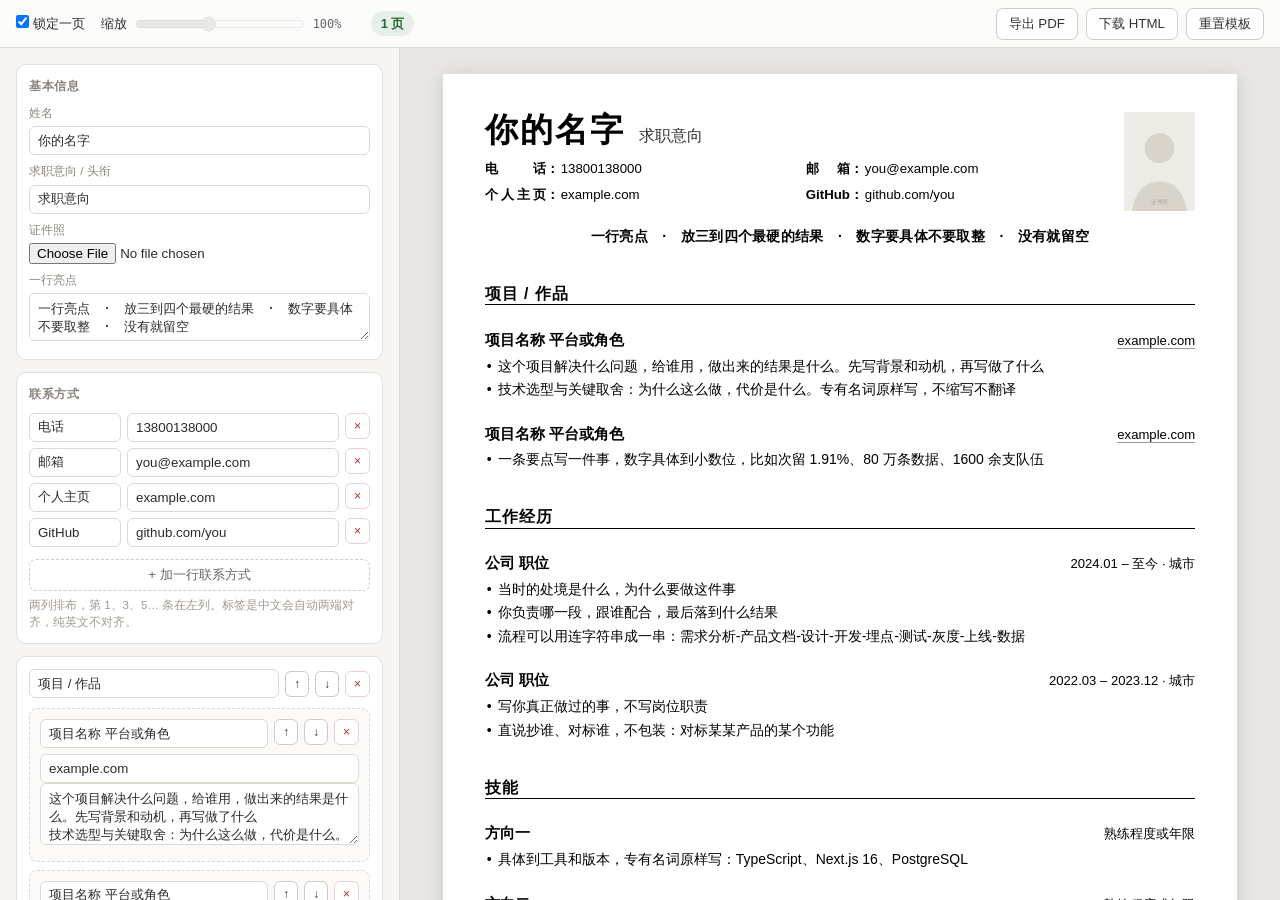
<file: app/index.html>
<!doctype html>
<html lang="zh-CN">
<head>
<meta charset="utf-8">
<meta name="viewport" content="width=device-width,initial-scale=1">
<title>中文简历排版器 · 一页 A4</title>
<style>
/* ===== 简历本体（右栏渲染出来的东西） ===== */
@page { size: A4; margin: 10mm 11mm 10mm; }
* { box-sizing:border-box; margin:0; padding:0; }
body {
  font: 9.8pt/1.45 "Helvetica Neue", Helvetica, "PingFang SC", sans-serif;
  color:#000; background:#fff; max-width:188mm; margin:0 auto;
  -webkit-font-smoothing: antialiased;
}
a { color:#000; text-decoration:none; }
/* 正文里的内联链接：加下划线，让人看得出可点 */
a.ilink { border-bottom:0.5px solid #888; }
strong { font-weight:700; }
em { font-style:italic; }

/* 抬头：大号无衬线姓名，仿 LaTeX 的 \MyName（Helvetica） */
header { margin-bottom:7px; display:flex; align-items:flex-start; gap:14px; }
.hd-l { flex:1 1 auto; min-width:0; }
/* 证件照：无边框、无圆角、无滤镜，保持原色 */
.photo { flex:0 0 auto; width:18.9mm; height:26.2mm; display:block; align-self:flex-end;
         object-fit:cover; object-position:center bottom; }  /* 裁掉照片顶部 32 行纯白 */
h1 { font:600 23pt/1.1 "Helvetica Neue", Helvetica, "PingFang SC", sans-serif;
     letter-spacing:2px; display:inline-block; }
.title { font:500 11.5pt/1 "Helvetica Neue", "PingFang SC", sans-serif; margin-left:14px; color:#333; }
/* 六列网格：标签 | 冒号 | 值，两组。
   标签用两端对齐（text-align-last:justify）撑满固定宽度，
   于是左边缘和冒号同时对齐——中文简历里「电 话 / 个人主页」那种排法。 */
.contact { margin-top:11px; font-size:9.3pt;
           display:grid; grid-template-columns:auto auto 1fr auto auto 1fr;
           row-gap:7px; column-gap:0; align-items:baseline; }
.contact .lb, .contact .lb2 { font-weight:700; display:inline-block;
           text-align:justify; text-align-last:justify; }
.contact .lb  { width:4.6em; }      /* 电话 / 个人主页 */
.contact .lb2 { width:3.32em; }   /* 刚好等于 GitHub 的自然宽度 */
.contact .lb2.en { text-align-last:left; }   /* 拉丁字母不做两端对齐，否则字距被撑开 */      /* 邮箱 / GitHub */
.contact .cl { font-weight:700; padding-right:2px; }
.contact .vl { padding-right:20px; }

/* 区块标题：仿 LaTeX titlesec 的粗体 + 下划线 */
h2 { font:700 11pt/1.25 "Helvetica Neue", "PingFang SC", sans-serif; letter-spacing:1px;
     margin:6px 0 2px; padding-bottom:1px; border-bottom:1px solid #000;
     break-after:avoid; }
h2 .sub { font:400 9.3pt "Helvetica Neue", "PingFang SC", sans-serif; color:#444; margin-left:6px; letter-spacing:0; }

/* 条目：仿 \datedsubsection —— 左标题 + 右对齐日期 */
.entry { display:flex; align-items:baseline; gap:10px; margin:3px 0 0; break-after:avoid; }
.entry .t { font-weight:700; font-size:10.4pt; }
.entry .t em { font-weight:700; }
.entry .d { margin-left:auto; flex:0 0 auto; font-size:9.2pt; white-space:nowrap;
            font-family:"Helvetica Neue", Helvetica, "PingFang SC", sans-serif; }
.entry .d a { text-decoration:none; border-bottom:1px solid #999; }

/* 仿 \Content 的 itemize */
ul { list-style:none; margin:2px 0 0; }
ul li { position:relative; padding-left:13px; margin-bottom:0; }
ul li::before { content:"•"; position:absolute; left:2px; }

/* 仿 \SimpleEntry 的整行说明 */
p.line { margin:2px 0; }
p.note { margin:3px 0 0; }
dl { display:grid; grid-template-columns:auto 1fr; gap:1px 8px; margin-top:3px; }
dt { font-weight:700; white-space:nowrap; }

@media print { body { padding:0; } }

/* 抬头下的一行亮点：居中加粗 */
p.line.highlight { text-align:center; font-weight:700; margin:6px 0 2px;
                   letter-spacing:.3px; }

/* 长网址允许断行，否则整串换行会在上一行末尾留大片空白 */
p.line, p.note { overflow-wrap:anywhere; }

/* ===== 自适应比例 =====
   --ks 等比缩放三级间距，--kf 等比缩放全部字号。
   基准值就是「排版标准.md」里的标准态：行间隙 5.9 : 条目 11 : 大块 17。
   两个变量由 head 里的 autofit 脚本二分求解，内容增删后自动把版面填回一页。 */
:root { --ks:1; --kf:1; }

body                 { font-size: calc(9.8pt  * var(--kf)); }
h1                   { font-size: calc(23pt   * var(--kf)); }
.title               { font-size: calc(11.5pt * var(--kf)); }
h2                   { font-size: calc(11pt   * var(--kf)); }
.entry .t            { font-size: calc(10.4pt * var(--kf)); }
.entry .d            { font-size: calc(9.2pt  * var(--kf)); }
.contact             { font-size: calc(9.3pt  * var(--kf)); }
h2 .sub, .entry .sub { font-size: calc(9.3pt  * var(--kf)); }

/* 三级间距：大块 / 中块 / 小块共用一个 --ks，层级比例恒定不走样 */
h2      { margin: calc(17px  * var(--ks)) 0 calc(4px * var(--ks)); }
.entry  { margin: calc(11px  * var(--ks)) 0 0; }
ul      { margin: calc(2px   * var(--ks)) 0 0; }
ul li   { margin-bottom: calc(1.5px * var(--ks)); }
p.note  { margin: calc(5px   * var(--ks)) 0 0; }
header  { margin-bottom: calc(7px * var(--ks)); }

/* 约束：正文里的链接一律右对齐，停在本条末行右端，不另起一行 */
li a.ilink, p.note a.ilink { float:right; margin-left:10px; }
li .rt2 { float:right; margin-left:12px; white-space:nowrap; }
li .rt2 a.ilink { float:none; margin-left:0; }


/* ===== 编辑器外壳，打印时全部隐藏 ===== */
html { background:#e9e7e3; }
body.app {
  max-width:none; margin:0; padding:0; background:#e9e7e3;
  font:13px/1.5 "Helvetica Neue", Helvetica, "PingFang SC", sans-serif; color:#2b2b2b;
}
.bar {
  position:fixed; top:0; left:0; right:0; height:48px; z-index:99;
  display:flex; align-items:center; gap:16px; flex-wrap:wrap;
  padding:0 16px; background:rgba(252,252,251,.95);
  backdrop-filter:saturate(180%) blur(12px); border-bottom:1px solid #dcd9d4;
}
.bar .grp { display:flex; align-items:center; gap:8px; }
.bar label { user-select:none; cursor:pointer; }
.bar input[type=range] { width:170px; accent-color:#333; cursor:pointer; }
.bar input[type=range]:disabled { cursor:not-allowed; opacity:.4; }
.bar .val { font:12px ui-monospace,SFMono-Regular,Menlo,monospace; color:#666; min-width:42px; }
.bar .sp { flex:1 1 auto; }
button {
  font:13px/1 inherit; padding:6px 12px; border:1px solid #cfccc6; border-radius:7px;
  background:#fff; color:#333; cursor:pointer;
}
button:hover { border-color:#999; }
.pages { font-weight:600; padding:3px 10px; border-radius:20px; background:#e7f0e8; color:#2c6b34; }
.pages.over { background:#fbe6e3; color:#b03225; }

.wrap { display:flex; align-items:flex-start; gap:0; padding-top:48px; }
#editor {
  width:400px; flex:0 0 400px; height:calc(100vh - 48px); overflow-y:auto;
  padding:16px 16px 80px; background:#f6f5f3; border-right:1px solid #dcd9d4;
}
.preview { flex:1 1 auto; height:calc(100vh - 48px); overflow-y:auto; padding:26px 0 60px; }

/* 左栏控件 */
.card { background:#fff; border:1px solid #e2dfda; border-radius:10px; padding:12px; margin-bottom:12px; }
.card > h3 {
  font-size:12px; font-weight:700; color:#8a857e; letter-spacing:.6px;
  margin:0 0 10px; display:flex; align-items:center; gap:8px;
}
.card > h3 .sp { flex:1 1 auto; }
.row { display:flex; gap:6px; margin-bottom:6px; align-items:flex-start; }
.row:last-child { margin-bottom:0; }
input.f, textarea.f {
  width:100%; font:13px/1.5 inherit; color:#2b2b2b;
  padding:6px 8px; border:1px solid #ddd9d3; border-radius:6px; background:#fff;
}
input.f:focus, textarea.f:focus { outline:none; border-color:#8aa9d6; box-shadow:0 0 0 2px rgba(138,169,214,.2); }
textarea.f { resize:vertical; min-height:62px; }
.mini { flex:0 0 auto; padding:5px 8px; font-size:12px; border-radius:6px; }
.mini.x { color:#b03225; border-color:#e6d3d0; }
.lbl { font-size:11.5px; color:#8a857e; margin:8px 0 4px; }
.lbl:first-child { margin-top:0; }
.sec { border:1px solid #e2dfda; border-radius:10px; padding:12px; margin-bottom:12px; background:#fff; }
.sec > .hd { display:flex; gap:6px; align-items:center; margin-bottom:10px; }
.ent { border:1px dashed #ddd9d3; border-radius:8px; padding:10px; margin-bottom:8px; background:#fbfaf9; }
.hint { font-size:11.5px; color:#a09a92; margin-top:6px; }
.add { width:100%; margin-top:6px; border-style:dashed; color:#666; }

/* 右栏纸面：简历本体的字体在这里生效（body 已经被编辑器外壳占用） */
.sheet {
  font: calc(9.8pt * var(--kf))/1.45 "Helvetica Neue", Helvetica, "PingFang SC", sans-serif;
  color:#000; -webkit-font-smoothing:antialiased;
}
.sheet {
  width:210mm; min-height:297mm; margin:0 auto; background:#fff;
  padding:10mm 11mm; box-sizing:border-box; box-shadow:0 2px 18px rgba(0,0,0,.13);
  background-image:repeating-linear-gradient(to bottom,
     transparent 0, transparent calc(297mm - 1px),
     #e04b3a calc(297mm - 1px), #e04b3a 297mm);
}

@media print {
  html, body.app { background:#fff; }
  .bar, #editor, .hint { display:none !important; }
  .wrap { display:block; padding:0; }
  .preview { height:auto; overflow:visible; padding:0; }
  .sheet { width:auto; min-height:0; margin:0; padding:0; box-shadow:none; background-image:none; }
}
@media (max-width:1100px) {
  .wrap { flex-direction:column; }
  #editor { width:100%; flex:none; height:auto; border-right:0; border-bottom:1px solid #dcd9d4; }
  .preview { height:auto; width:100%; overflow-x:auto; }
}
</style>
</head>
<body class="app">

<div class="bar">
  <div class="grp"><label><input type="checkbox" id="lock" checked> 锁定一页</label></div>
  <div class="grp">
    <span>缩放</span>
    <input type="range" id="scale" min="70" max="140" step="1" value="100" disabled>
    <span class="val" id="scaleVal">100%</span>
  </div>
  <div class="grp"><span class="pages" id="pages">1 页</span></div>
  <div class="sp"></div>
  <div class="grp">
    <button id="print">导出 PDF</button>
    <button id="save">下载 HTML</button>
    <button id="reset">重置模板</button>
  </div>
</div>

<div class="wrap">
  <div id="editor"></div>
  <div class="preview"><div class="sheet" id="sheet"></div></div>
</div>

<script type="application/json" id="data">null</script>
<script>
(function(){
  var AVAIL = (297-20)*96/25.4, SAFE = 4;
  var KS = [0.42, 2.20], KF = [0.86, 1.08];
  var R = document.documentElement, KEY = 'resume-zh-data';
  var sheet = document.getElementById('sheet'), editor = document.getElementById('editor');
  var lock = document.getElementById('lock'), slider = document.getElementById('scale');
  var sval = document.getElementById('scaleVal'), pagesEl = document.getElementById('pages');
  var base = {ks:1, kf:1};

  var PHOTO = 'data:image/svg+xml;utf8,' + encodeURIComponent(
    '<svg xmlns="http://www.w3.org/2000/svg" viewBox="0 0 410 600"><rect width="410" height="600" fill="#eeebe6"/>'+
    '<circle cx="205" cy="238" r="86" fill="#d8d3cb"/><path d="M45 600 q30-170 160-170 t160 170 z" fill="#d8d3cb"/>'+
    '<text x="205" y="560" font-family="PingFang SC,sans-serif" font-size="34" fill="#a9a29a" text-anchor="middle">证件照</text></svg>');

  var DEFAULT = {
    name:'你的名字', title:'求职意向', photo:'',
    contacts:[
      {label:'电话', value:'13800138000'},
      {label:'邮箱', value:'you@example.com'},
      {label:'个人主页', value:'example.com'},
      {label:'GitHub', value:'github.com/you'}
    ],
    highlight:'一行亮点　·　放三到四个最硬的结果　·　数字要具体不要取整　·　没有就留空',
    sections:[
      { title:'项目 / 作品', entries:[
        { t:'项目名称 平台或角色', d:'example.com', bullets:[
          '这个项目解决什么问题，给谁用，做出来的结果是什么。先写背景和动机，再写做了什么',
          '技术选型与关键取舍：为什么这么做，代价是什么。专有名词原样写，不缩写不翻译'] },
        { t:'项目名称 平台或角色', d:'example.com', bullets:[
          '一条要点写一件事，数字具体到小数位，比如次留 1.91%、80 万条数据、1600 余支队伍'] }
      ]},
      { title:'工作经历', entries:[
        { t:'公司 职位', d:'2024.01 – 至今 · 城市', bullets:[
          '当时的处境是什么，为什么要做这件事',
          '你负责哪一段，跟谁配合，最后落到什么结果',
          '流程可以用连字符串成一串：需求分析-产品文档-设计-开发-埋点-测试-灰度-上线-数据'] },
        { t:'公司 职位', d:'2022.03 – 2023.12 · 城市', bullets:[
          '写你真正做过的事，不写岗位职责',
          '直说抄谁、对标谁，不包装：对标某某产品的某个功能'] }
      ]},
      { title:'技能', entries:[
        { t:'方向一', d:'熟练程度或年限', bullets:[
          '具体到工具和版本，专有名词原样写：TypeScript、Next.js 16、PostgreSQL'] },
        { t:'方向二', d:'熟练程度或年限', bullets:[
          '只写真会用的；写上去的每一样都可能被追问细节'] }
      ]},
      { title:'教育与其他', entries:[
        { t:'学校 专业 学历', d:'2018.09 – 2022.06', bullets:[
          '竞赛：比赛名称与名次，参赛规模写清楚',
          '兴趣与特长：能佐证性格或长期投入的事，带具体成绩'] }
      ]}
    ]
  };

  var data = load();
  function load(){
    try {
      var inline = JSON.parse(document.getElementById('data').textContent);
      if (inline && inline.sections) return inline;
    } catch(e){}
    try {
      var s = localStorage.getItem(KEY);
      if (s) { var d = JSON.parse(s); if (d && d.sections) return d; }
    } catch(e){}
    return JSON.parse(JSON.stringify(DEFAULT));
  }
  function persist(){ try { localStorage.setItem(KEY, JSON.stringify(data)); } catch(e){} }

  // ——— 渲染右栏 ———
  var E = function(s){ return String(s==null?'':s)
    .replace(/&/g,'&amp;').replace(/</g,'&lt;').replace(/>/g,'&gt;').replace(/"/g,'&quot;'); };
  var URLRE = /(?:^|\s)((?:https?:\/\/)?[a-z0-9-]+(?:\.[a-z0-9-]+)+(?:\/[^\s]*)?)\s*$/i;

  function linkify(text){                       // 行尾的网址拆出来，靠 CSS 浮到右端
    var m = String(text||'').match(URLRE);
    if (!m) return E(text);
    var url = m[1], head = text.slice(0, text.length - m[0].length);
    var href = /^https?:/i.test(url) ? url : 'https://' + url;
    return E(head) + '<a class="ilink" href="' + E(href) + '">' + E(url) + '</a>';
  }
  function isLatin(s){ return /^[\x20-\x7E]+$/.test(String(s||'').trim()); }

  function renderSheet(){
    var h = [];
    h.push('<header><div class="hd-l"><h1>'+E(data.name)+'</h1>'+
           (data.title ? '<span class="title">'+E(data.title)+'</span>' : ''));
    if (data.contacts.length){
      h.push('<div class="contact">');
      data.contacts.forEach(function(c, i){
        var cls = (i % 2 === 0 ? 'lb' : 'lb2') + (isLatin(c.label) ? ' en' : '');
        h.push('<span class="'+cls+'">'+E(c.label)+'</span><span class="cl">：</span>'+
               '<span class="vl">'+linkifyContact(c.value)+'</span>');
      });
      h.push('</div>');
    }
    h.push('</div><img class="photo" src="'+E(data.photo || PHOTO)+'" alt="证件照"></header>');
    if (data.highlight) h.push('<p class="line highlight">'+E(data.highlight)+'</p>');
    data.sections.forEach(function(s){
      h.push('<h2>'+E(s.title)+'</h2>');
      s.entries.forEach(function(en){
        h.push('<div class="entry"><span class="t">'+E(en.t)+'</span>'+
               (en.d ? '<span class="d">'+linkifyD(en.d)+'</span>' : '')+'</div>');
        var bs = (en.bullets||[]).filter(function(b){ return String(b).trim(); });
        if (bs.length) h.push('<ul>'+bs.map(function(b){ return '<li>'+linkify(b)+'</li>'; }).join('')+'</ul>');
      });
    });
    sheet.innerHTML = h.join('\n');
  }
  function linkifyContact(v){
    v = String(v||'');
    if (/^[\d +\-()]{6,}$/.test(v)) return '<a href="tel:'+E(v.replace(/[^\d+]/g,''))+'">'+E(v)+'</a>';
    if (/^[^@\s]+@[^@\s]+\.[^@\s]+$/.test(v)) return '<a href="mailto:'+E(v)+'">'+E(v)+'</a>';
    if (/^(https?:\/\/)?[a-z0-9-]+(\.[a-z0-9-]+)+/i.test(v))
      return '<a href="'+E(/^https?:/i.test(v)?v:'https://'+v)+'">'+E(v)+'</a>';
    return E(v);
  }
  function linkifyD(d){
    if (/^(https?:\/\/)?[a-z0-9-]+(\.[a-z0-9-]+)+(\/\S*)?$/i.test(String(d).trim()))
      return '<a href="'+E(/^https?:/i.test(d)?d:'https://'+d)+'">'+E(d)+'</a>';
    return E(d);
  }

  // ——— 渲染左栏 ———
  function renderEditor(){
    var h = [];
    h.push('<div class="card"><h3>基本信息</h3>'+
      '<div class="lbl">姓名</div><input class="f" data-k="name" value="'+E(data.name)+'">'+
      '<div class="lbl">求职意向 / 头衔</div><input class="f" data-k="title" value="'+E(data.title)+'">'+
      '<div class="lbl">证件照</div><input type="file" accept="image/*" id="photoFile">'+
      (data.photo ? '<button class="mini x" data-act="rmphoto" style="margin-top:6px">移除照片</button>' : '')+
      '<div class="lbl">一行亮点</div><textarea class="f" data-k="highlight" style="min-height:48px">'+E(data.highlight)+'</textarea>'+
      '</div>');

    h.push('<div class="card"><h3>联系方式<span class="sp"></span></h3>');
    data.contacts.forEach(function(c,i){
      h.push('<div class="row">'+
        '<input class="f" style="flex:0 0 92px" data-c="'+i+'" data-f="label" value="'+E(c.label)+'">'+
        '<input class="f" data-c="'+i+'" data-f="value" value="'+E(c.value)+'">'+
        '<button class="mini x" data-act="delc" data-i="'+i+'">×</button></div>');
    });
    h.push('<button class="add" data-act="addc">+ 加一行联系方式</button>'+
           '<div class="hint">两列排布，第 1、3、5… 条在左列。标签是中文会自动两端对齐，纯英文不对齐。</div></div>');

    data.sections.forEach(function(s,si){
      h.push('<div class="sec"><div class="hd">'+
        '<input class="f" data-s="'+si+'" data-f="title" value="'+E(s.title)+'">'+
        '<button class="mini" data-act="sup" data-s="'+si+'" title="上移">↑</button>'+
        '<button class="mini" data-act="sdn" data-s="'+si+'" title="下移">↓</button>'+
        '<button class="mini x" data-act="dels" data-s="'+si+'">×</button></div>');
      s.entries.forEach(function(en,ei){
        h.push('<div class="ent">'+
          '<div class="row">'+
            '<input class="f" data-s="'+si+'" data-e="'+ei+'" data-f="t" placeholder="条目标题" value="'+E(en.t)+'">'+
            '<button class="mini" data-act="eup" data-s="'+si+'" data-e="'+ei+'" title="上移">↑</button>'+
            '<button class="mini" data-act="edn" data-s="'+si+'" data-e="'+ei+'" title="下移">↓</button>'+
            '<button class="mini x" data-act="dele" data-s="'+si+'" data-e="'+ei+'">×</button>'+
          '</div>'+
          '<input class="f" data-s="'+si+'" data-e="'+ei+'" data-f="d" placeholder="右侧：时间 · 地点，或一个网址" value="'+E(en.d)+'">'+
          '<textarea class="f" data-s="'+si+'" data-e="'+ei+'" data-f="bullets" placeholder="一行一条要点">'+E((en.bullets||[]).join('\n'))+'</textarea>'+
        '</div>');
      });
      h.push('<button class="add" data-act="adde" data-s="'+si+'">+ 加一条经历</button></div>');
    });

    h.push('<button class="add" data-act="adds" style="margin-bottom:10px">+ 加一个区块</button>'+
           '<div class="hint">要点里行尾写网址会自动做成右对齐的可点链接。</div>');
    editor.innerHTML = h.join('');
  }

  // ——— 自适应与页数 ———
  function bottom(){
    var e = sheet.getElementsByTagName('*'), m = 0, top = sheet.getBoundingClientRect().top;
    for (var i=0;i<e.length;i++){
      var b = e[i].getBoundingClientRect().bottom - top; if (b>m) m = b;
    }
    return m + 10*96/25.4;                       // 加回上边距
  }
  function set(ks, kf){ R.style.setProperty('--ks', ks); R.style.setProperty('--kf', kf); }
  function slackAt(ks, kf){ set(ks, kf); return AVAIL - (bottom() - 10*96/25.4); }
  function bestKs(kf, floor){
    var lo = floor==null ? 0.80 : floor, hi = KS[1];
    if (slackAt(lo,kf) < SAFE) return null;
    if (slackAt(hi,kf) >= SAFE) return hi;
    for (var i=0;i<16;i++){ var mid=(lo+hi)/2; if (slackAt(mid,kf)>=SAFE) lo=mid; else hi=mid; }
    return lo;
  }
  function fit(){
    var kf = 1, ks = bestKs(1), f;
    if (ks === null){
      for (f=0.99; f>=KF[0]-1e-9; f-=0.01){
        f=+f.toFixed(2); ks=bestKs(f); if (ks!==null){ kf=f; break; }
      }
      if (ks === null){ kf=KF[0]; ks=bestKs(kf, KS[0]); }
      if (ks === null) ks = KS[0];
    } else if (ks >= KS[1]-1e-6 && slackAt(KS[1],1) > 30){
      for (f=1.01; f<=KF[1]+1e-9; f+=0.01){
        f=+f.toFixed(2); var t=bestKs(f); if (t===null) break;
        kf=f; ks=t; if (slackAt(ks,kf)<=30) break;
      }
    }
    set(ks, kf); return {ks:ks, kf:kf};
  }
  function pageCount(){ return Math.max(1, Math.ceil((bottom() - 10*96/25.4 - SAFE) / AVAIL)); }
  function paint(atFloor){
    var n = pageCount();
    pagesEl.textContent = n + ' 页' + (n>1 && atFloor ? ' · 已压到最小，请删减' : '');
    pagesEl.className = 'pages' + (n>1 ? ' over' : '');
    sheet.style.minHeight = (n*297) + 'mm';
  }
  function applyManual(){
    var k = slider.value/100; sval.textContent = slider.value + '%';
    set(+(base.ks*k).toFixed(4), +(base.kf*k).toFixed(4)); paint();
  }
  function applyLocked(){
    var r = fit(); base = r;
    slider.value = 100; sval.textContent = '100%';
    paint(r.kf <= KF[0] + 1e-9);
  }
  function refit(){ lock.checked ? applyLocked() : paint(); }

  var t1;
  function update(reEditor){
    renderSheet();
    if (reEditor) renderEditor();
    refit(); persist();
  }

  // ——— 左栏交互 ———
  editor.addEventListener('input', function(e){
    var el = e.target; if (!el.classList.contains('f')) return;
    var k = el.getAttribute('data-k');
    if (k){ data[k] = el.value; }
    else if (el.hasAttribute('data-c')){
      data.contacts[+el.getAttribute('data-c')][el.getAttribute('data-f')] = el.value;
    } else if (el.hasAttribute('data-e')){
      var en = data.sections[+el.getAttribute('data-s')].entries[+el.getAttribute('data-e')];
      var f = el.getAttribute('data-f');
      if (f === 'bullets') en.bullets = el.value.split('\n');
      else en[f] = el.value;
    } else if (el.hasAttribute('data-s')){
      data.sections[+el.getAttribute('data-s')].title = el.value;
    }
    clearTimeout(t1); t1 = setTimeout(function(){ update(false); }, 260);
  });

  editor.addEventListener('click', function(e){
    var b = e.target.closest('button[data-act]'); if (!b) return;
    var act = b.getAttribute('data-act');
    var si = +b.getAttribute('data-s'), ei = +b.getAttribute('data-e'), i = +b.getAttribute('data-i');
    var S = data.sections;
    if (act === 'addc') data.contacts.push({label:'标签', value:'内容'});
    if (act === 'delc') data.contacts.splice(i,1);
    if (act === 'rmphoto') data.photo = '';
    if (act === 'adds') S.push({title:'新区块', entries:[{t:'条目标题', d:'时间 · 地点', bullets:['写一条要点']}]});
    if (act === 'dels') S.splice(si,1);
    if (act === 'sup' && si>0) S.splice(si-1,0,S.splice(si,1)[0]);
    if (act === 'sdn' && si<S.length-1) S.splice(si+1,0,S.splice(si,1)[0]);
    if (act === 'adde') S[si].entries.push({t:'条目标题', d:'时间 · 地点', bullets:['写一条要点']});
    if (act === 'dele') S[si].entries.splice(ei,1);
    if (act === 'eup' && ei>0){ var E1=S[si].entries; E1.splice(ei-1,0,E1.splice(ei,1)[0]); }
    if (act === 'edn'){ var E2=S[si].entries; if (ei<E2.length-1) E2.splice(ei+1,0,E2.splice(ei,1)[0]); }
    update(true);
  });

  editor.addEventListener('change', function(e){
    if (e.target.id !== 'photoFile' || !e.target.files[0]) return;
    var fr = new FileReader();
    fr.onload = function(){ data.photo = fr.result; update(true); };
    fr.readAsDataURL(e.target.files[0]);
  });

  // ——— 工具条 ———
  lock.addEventListener('change', function(){
    slider.disabled = lock.checked;
    if (lock.checked) applyLocked();
    else {
      var cs = getComputedStyle(R);
      base = { ks:parseFloat(cs.getPropertyValue('--ks'))||1, kf:parseFloat(cs.getPropertyValue('--kf'))||1 };
      slider.value = 100; applyManual();
    }
  });
  slider.addEventListener('input', applyManual);
  document.getElementById('print').addEventListener('click', function(){
    if (lock.checked) applyLocked();
    window.print();
  });
  document.getElementById('save').addEventListener('click', function(){
    document.getElementById('data').textContent = JSON.stringify(data);
    var doc = '<!doctype html>\n' + document.documentElement.outerHTML;
    document.getElementById('data').textContent = 'null';
    var a = document.createElement('a');
    a.href = URL.createObjectURL(new Blob([doc], {type:'text/html;charset=utf-8'}));
    a.download = (data.name || '简历') + '.html'; a.click();
  });
  document.getElementById('reset').addEventListener('click', function(){
    if (!confirm('丢掉当前内容，恢复成空白模板？')) return;
    data = JSON.parse(JSON.stringify(DEFAULT)); update(true);
  });

  window.addEventListener('load', refit);
  update(true);
})();
</script>
</body>
</html>
</file>
